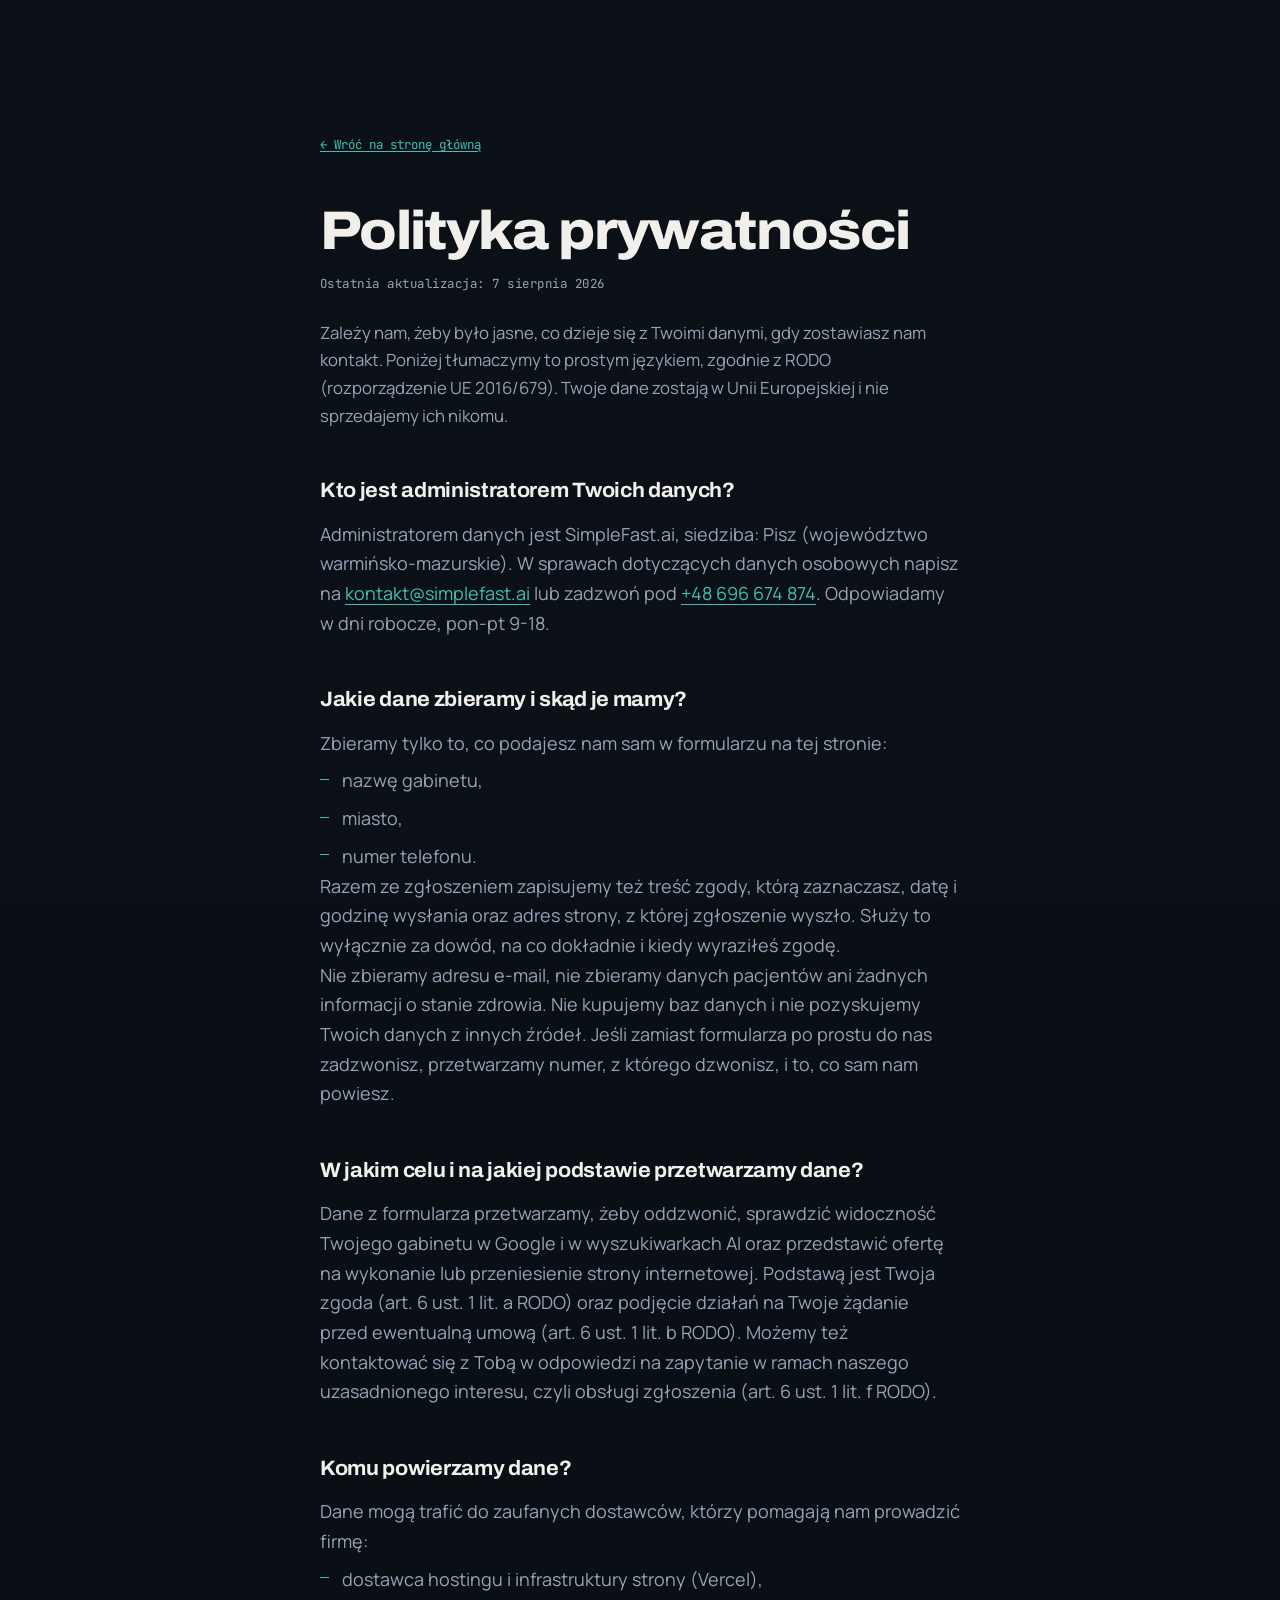
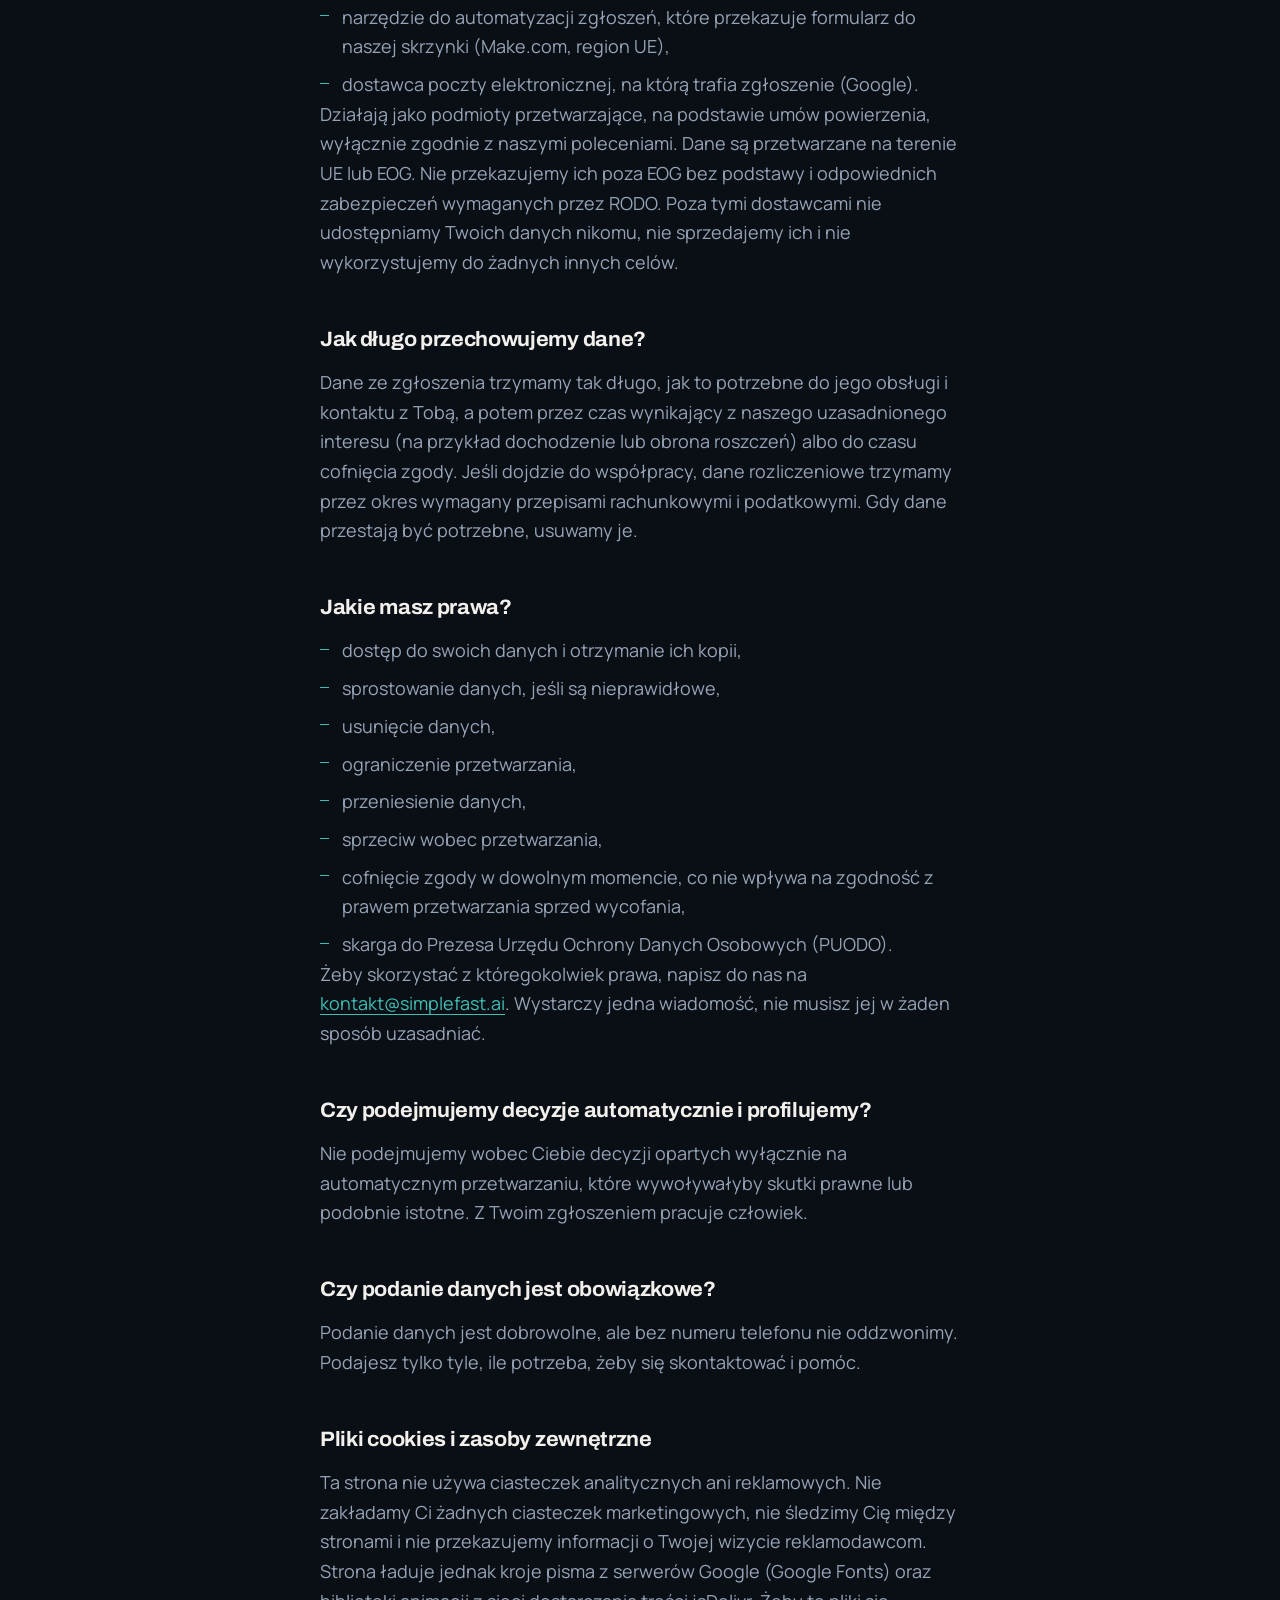
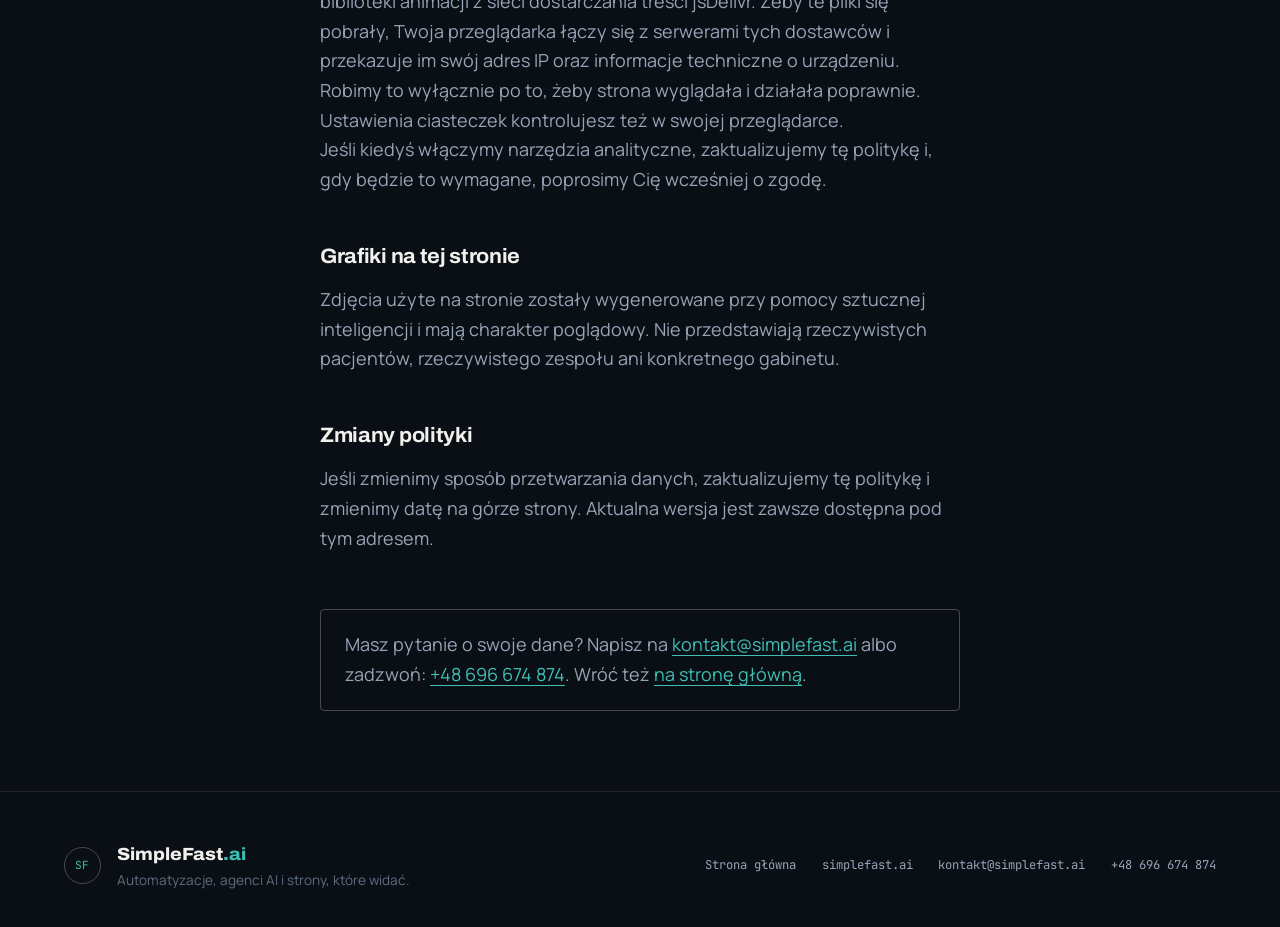
<file: polityka-prywatnosci.html>
<!DOCTYPE html>
<html lang="pl">
<head>
<meta charset="utf-8">
<meta name="viewport" content="width=device-width, initial-scale=1">
<title>Polityka prywatności | Strony dla gabinetów fizjoterapii | SimpleFast.ai</title>
<meta name="description" content="Co dzieje się z danymi, które zostawiasz w formularzu na tej stronie. Administrator, cel, podstawa prawna, odbiorcy, okres przechowywania i Twoje prawa.">
<meta name="robots" content="noindex, follow">
<meta name="theme-color" content="#0B1018">

<link rel="preconnect" href="https://fonts.googleapis.com">
<link rel="preconnect" href="https://fonts.gstatic.com" crossorigin>
<link href="https://fonts.googleapis.com/css2?family=Archivo:wdth,wght@62..125,100..900&family=Manrope:wght@400;500;700&family=JetBrains+Mono:wght@400;500&display=swap" rel="stylesheet">
<link rel="stylesheet" href="assets/css/style.css?v=20260808a">
<style>
  .dok { max-width: 48rem; margin-inline: auto; padding: 8rem var(--marg) 5rem; }
  .dok h1 {
    font-family: var(--font-display);
    font-variation-settings: 'wdth' 110, 'wght' 800;
    font-size: clamp(2rem, 6vw, 3.4rem);
    line-height: 1;
    letter-spacing: -.03em;
    margin-bottom: 1rem;
  }
  .dok h2 {
    font-family: var(--font-display);
    font-variation-settings: 'wdth' 104, 'wght' 700;
    font-size: 1.3rem;
    letter-spacing: -.015em;
    margin: 2.75rem 0 .75rem;
  }
  .dok p, .dok li { color: var(--tekst-cichy); }
  .dok ul { display: grid; gap: .5rem; margin-top: .5rem; }
  .dok li { position: relative; padding-left: 1.4rem; }
  .dok li::before { content: ''; position: absolute; left: 0; top: .7em; width: .55rem; height: 1px; background: var(--akcent); }
  .dok a { color: var(--akcent); text-decoration: underline; text-underline-offset: .2em; }
  .dok__data { font-family: var(--font-mono); font-size: .78rem; color: var(--tekst-slaby); letter-spacing: .04em; }
  .dok__wstep { color: var(--tekst); font-size: 1.05rem; margin-top: 1.5rem; }
  .dok__powrot { display: inline-flex; align-items: center; gap: .6rem; margin-bottom: 3rem; font-family: var(--font-mono); font-size: .78rem; color: var(--tekst-cichy); }
  .dok__powrot:hover { color: var(--akcent); }
  .dok__kontakt {
    border: 1px solid var(--linia-mocna);
    border-radius: .25rem;
    padding: 1.25rem 1.5rem;
    margin-top: 3.5rem;
  }
  .dok__kontakt p { margin: 0; }
</style>
</head>
<body>

<div class="ziarno" aria-hidden="true"></div>

<main class="dok">
  <a class="dok__powrot" href="index.html">&larr; Wróć na stronę główną</a>

  <h1>Polityka prywatności</h1>
  <p class="dok__data">Ostatnia aktualizacja: 7 sierpnia 2026</p>

  <p class="dok__wstep">
    Zależy nam, żeby było jasne, co dzieje się z Twoimi danymi, gdy zostawiasz nam kontakt.
    Poniżej tłumaczymy to prostym językiem, zgodnie z RODO (rozporządzenie UE 2016/679).
    Twoje dane zostają w Unii Europejskiej i nie sprzedajemy ich nikomu.
  </p>

  <h2>Kto jest administratorem Twoich danych?</h2>
  <p>
    Administratorem danych jest SimpleFast.ai, siedziba: Pisz (województwo warmińsko-mazurskie).
    W sprawach dotyczących danych osobowych napisz na
    <a href="mailto:kontakt@simplefast.ai">kontakt@simplefast.ai</a>
    lub zadzwoń pod <a href="tel:+48696674874">+48 696 674 874</a>.
    Odpowiadamy w dni robocze, pon-pt 9-18.
  </p>

  <h2>Jakie dane zbieramy i skąd je mamy?</h2>
  <p>Zbieramy tylko to, co podajesz nam sam w formularzu na tej stronie:</p>
  <ul>
    <li>nazwę gabinetu,</li>
    <li>miasto,</li>
    <li>numer telefonu.</li>
  </ul>
  <p>
    Razem ze zgłoszeniem zapisujemy też treść zgody, którą zaznaczasz, datę i godzinę wysłania
    oraz adres strony, z której zgłoszenie wyszło. Służy to wyłącznie za dowód, na co dokładnie
    i kiedy wyraziłeś zgodę.
  </p>
  <p>
    Nie zbieramy adresu e-mail, nie zbieramy danych pacjentów ani żadnych informacji o stanie
    zdrowia. Nie kupujemy baz danych i nie pozyskujemy Twoich danych z innych źródeł.
    Jeśli zamiast formularza po prostu do nas zadzwonisz, przetwarzamy numer, z którego dzwonisz,
    i to, co sam nam powiesz.
  </p>

  <h2>W jakim celu i na jakiej podstawie przetwarzamy dane?</h2>
  <p>
    Dane z formularza przetwarzamy, żeby oddzwonić, sprawdzić widoczność Twojego gabinetu
    w Google i w wyszukiwarkach AI oraz przedstawić ofertę na wykonanie lub przeniesienie strony
    internetowej. Podstawą jest Twoja zgoda (art. 6 ust. 1 lit. a RODO) oraz podjęcie działań
    na Twoje żądanie przed ewentualną umową (art. 6 ust. 1 lit. b RODO). Możemy też kontaktować się
    z Tobą w odpowiedzi na zapytanie w ramach naszego uzasadnionego interesu, czyli obsługi
    zgłoszenia (art. 6 ust. 1 lit. f RODO).
  </p>

  <h2>Komu powierzamy dane?</h2>
  <p>
    Dane mogą trafić do zaufanych dostawców, którzy pomagają nam prowadzić firmę:
  </p>
  <ul>
    <li>dostawca hostingu i infrastruktury strony (Vercel),</li>
    <li>narzędzie do automatyzacji zgłoszeń, które przekazuje formularz do naszej skrzynki
      (Make.com, region UE),</li>
    <li>dostawca poczty elektronicznej, na którą trafia zgłoszenie (Google).</li>
  </ul>
  <p>
    Działają jako podmioty przetwarzające, na podstawie umów powierzenia, wyłącznie zgodnie
    z naszymi poleceniami. Dane są przetwarzane na terenie UE lub EOG. Nie przekazujemy ich
    poza EOG bez podstawy i odpowiednich zabezpieczeń wymaganych przez RODO.
    Poza tymi dostawcami nie udostępniamy Twoich danych nikomu, nie sprzedajemy ich
    i nie wykorzystujemy do żadnych innych celów.
  </p>

  <h2>Jak długo przechowujemy dane?</h2>
  <p>
    Dane ze zgłoszenia trzymamy tak długo, jak to potrzebne do jego obsługi i kontaktu z Tobą,
    a potem przez czas wynikający z naszego uzasadnionego interesu (na przykład dochodzenie
    lub obrona roszczeń) albo do czasu cofnięcia zgody. Jeśli dojdzie do współpracy, dane
    rozliczeniowe trzymamy przez okres wymagany przepisami rachunkowymi i podatkowymi.
    Gdy dane przestają być potrzebne, usuwamy je.
  </p>

  <h2>Jakie masz prawa?</h2>
  <ul>
    <li>dostęp do swoich danych i otrzymanie ich kopii,</li>
    <li>sprostowanie danych, jeśli są nieprawidłowe,</li>
    <li>usunięcie danych,</li>
    <li>ograniczenie przetwarzania,</li>
    <li>przeniesienie danych,</li>
    <li>sprzeciw wobec przetwarzania,</li>
    <li>cofnięcie zgody w dowolnym momencie, co nie wpływa na zgodność z prawem przetwarzania
      sprzed wycofania,</li>
    <li>skarga do Prezesa Urzędu Ochrony Danych Osobowych (PUODO).</li>
  </ul>
  <p>
    Żeby skorzystać z któregokolwiek prawa, napisz do nas na
    <a href="mailto:kontakt@simplefast.ai">kontakt@simplefast.ai</a>.
    Wystarczy jedna wiadomość, nie musisz jej w żaden sposób uzasadniać.
  </p>

  <h2>Czy podejmujemy decyzje automatycznie i profilujemy?</h2>
  <p>
    Nie podejmujemy wobec Ciebie decyzji opartych wyłącznie na automatycznym przetwarzaniu,
    które wywoływałyby skutki prawne lub podobnie istotne. Z Twoim zgłoszeniem pracuje człowiek.
  </p>

  <h2>Czy podanie danych jest obowiązkowe?</h2>
  <p>
    Podanie danych jest dobrowolne, ale bez numeru telefonu nie oddzwonimy.
    Podajesz tylko tyle, ile potrzeba, żeby się skontaktować i pomóc.
  </p>

  <h2>Pliki cookies i zasoby zewnętrzne</h2>
  <p>
    Ta strona nie używa ciasteczek analitycznych ani reklamowych. Nie zakładamy Ci żadnych
    ciasteczek marketingowych, nie śledzimy Cię między stronami i nie przekazujemy informacji
    o Twojej wizycie reklamodawcom.
  </p>
  <p>
    Strona ładuje jednak kroje pisma z serwerów Google (Google Fonts) oraz biblioteki animacji
    z sieci dostarczania treści jsDelivr. Żeby te pliki się pobrały, Twoja przeglądarka łączy się
    z serwerami tych dostawców i przekazuje im swój adres IP oraz informacje techniczne
    o urządzeniu. Robimy to wyłącznie po to, żeby strona wyglądała i działała poprawnie.
    Ustawienia ciasteczek kontrolujesz też w swojej przeglądarce.
  </p>
  <p>
    Jeśli kiedyś włączymy narzędzia analityczne, zaktualizujemy tę politykę i, gdy będzie
    to wymagane, poprosimy Cię wcześniej o zgodę.
  </p>

  <h2>Grafiki na tej stronie</h2>
  <p>
    Zdjęcia użyte na stronie zostały wygenerowane przy pomocy sztucznej inteligencji
    i mają charakter poglądowy. Nie przedstawiają rzeczywistych pacjentów, rzeczywistego
    zespołu ani konkretnego gabinetu.
  </p>

  <h2>Zmiany polityki</h2>
  <p>
    Jeśli zmienimy sposób przetwarzania danych, zaktualizujemy tę politykę i zmienimy datę
    na górze strony. Aktualna wersja jest zawsze dostępna pod tym adresem.
  </p>

  <div class="dok__kontakt">
    <p>
      Masz pytanie o swoje dane? Napisz na
      <a href="mailto:kontakt@simplefast.ai">kontakt@simplefast.ai</a>
      albo zadzwoń: <a href="tel:+48696674874">+48 696 674 874</a>.
      Wróć też <a href="index.html">na stronę główną</a>.
    </p>
  </div>
</main>

<footer class="stopka">
  <div class="ramka stopka__ramka">
    <div class="stopka__marka">
      <span class="pasek__logo-znak">SF</span>
      <div>
        <p class="stopka__nazwa">SimpleFast<span class="akcent">.ai</span></p>
        <p class="stopka__haslo">Automatyzacje, agenci AI i strony, które widać.</p>
      </div>
    </div>
    <nav class="stopka__linki" aria-label="Nawigacja w stopce">
      <a href="index.html">Strona główna</a>
      <a href="https://www.simplefast.ai/" target="_blank" rel="noopener">simplefast.ai</a>
      <a href="mailto:kontakt@simplefast.ai">kontakt@simplefast.ai</a>
      <a href="tel:+48696674874">+48 696 674 874</a>
    </nav>
  </div>
</footer>

</body>
</html>
</file>
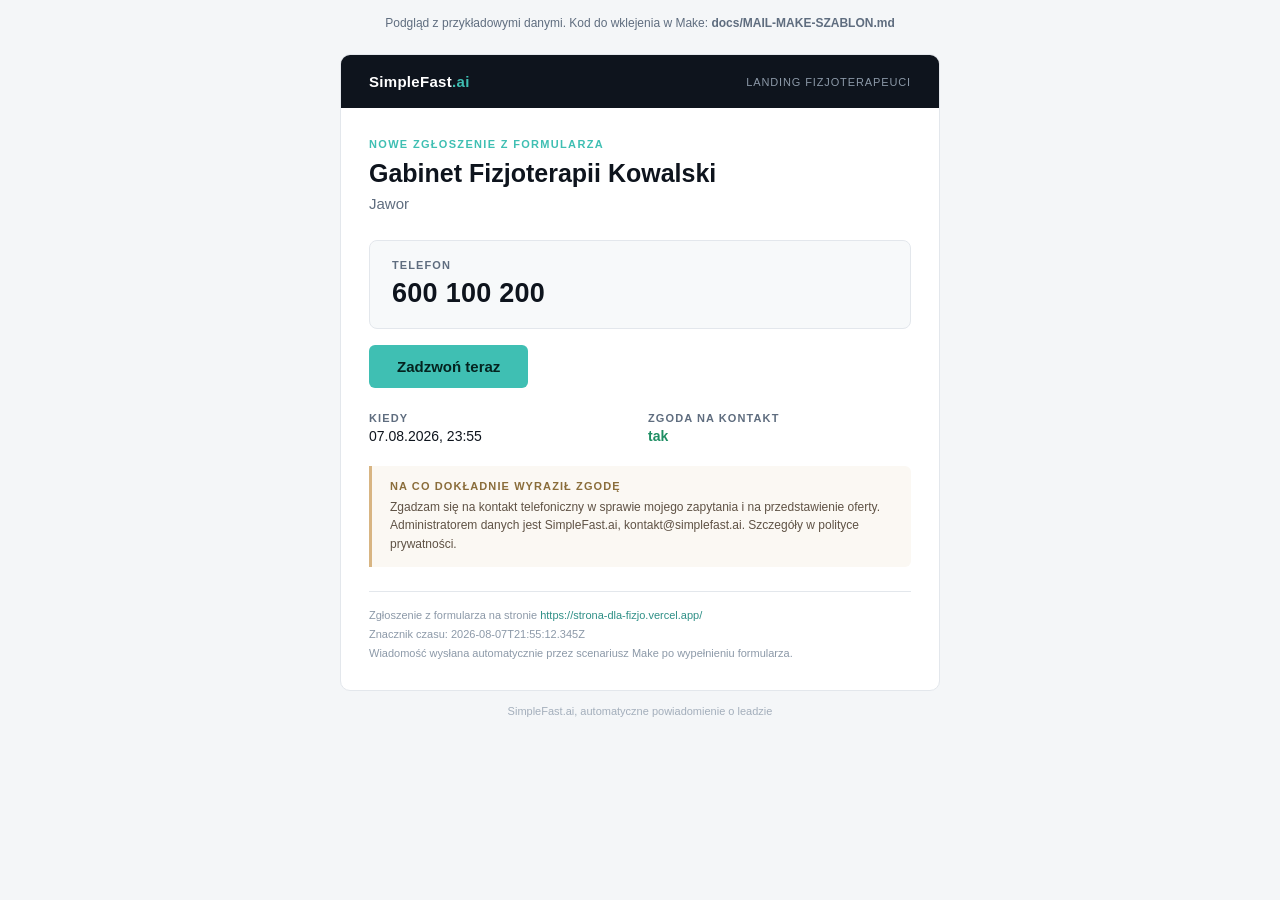
<file: docs/podglad-maila.html>
<!DOCTYPE html>
<html lang="pl">
<head>
<meta charset="utf-8">
<meta name="viewport" content="width=device-width, initial-scale=1">
<title>Podgląd maila z leadem | landing fizjo</title>
</head>
<body style="margin:0;padding:0;background:#F4F6F8;">

<div style="font-family:Arial,Helvetica,sans-serif;font-size:12px;color:#5F6D7F;padding:16px 20px 0;text-align:center;">
  Podgląd z przykładowymi danymi. Kod do wklejenia w Make: <b>docs/MAIL-MAKE-SZABLON.md</b>
</div>

<table role="presentation" width="100%" cellpadding="0" cellspacing="0" border="0" style="margin:0;padding:0;background:#F4F6F8;">
<tr><td align="center" style="padding:24px 12px;font-family:Arial,Helvetica,sans-serif;">

<table role="presentation" width="600" cellpadding="0" cellspacing="0" border="0" style="width:600px;max-width:100%;background:#FFFFFF;border-radius:10px;overflow:hidden;border:1px solid #E3E7EC;">

<tr><td style="background:#0E141D;padding:18px 28px;">
<table role="presentation" width="100%" cellpadding="0" cellspacing="0" border="0"><tr>
<td style="font-family:Arial,Helvetica,sans-serif;font-size:15px;font-weight:bold;color:#FFFFFF;letter-spacing:.02em;">SimpleFast<span style="color:#3FBFB3;">.ai</span></td>
<td align="right" style="font-family:Arial,Helvetica,sans-serif;font-size:11px;color:#8C99A8;letter-spacing:.08em;text-transform:uppercase;">landing fizjoterapeuci</td>
</tr></table>
</td></tr>

<tr><td style="padding:30px 28px 6px;">
<div style="font-family:Arial,Helvetica,sans-serif;font-size:11px;font-weight:bold;color:#3FBFB3;letter-spacing:.12em;text-transform:uppercase;padding-bottom:8px;">Nowe zgłoszenie z formularza</div>
<div style="font-family:Arial,Helvetica,sans-serif;font-size:25px;font-weight:bold;color:#0E141D;line-height:1.25;">Gabinet Fizjoterapii Kowalski</div>
<div style="font-family:Arial,Helvetica,sans-serif;font-size:15px;color:#5F6D7F;padding-top:6px;">Jawor</div>
</td></tr>

<tr><td style="padding:22px 28px 0;">
<table role="presentation" width="100%" cellpadding="0" cellspacing="0" border="0" style="background:#F7F9FA;border:1px solid #E3E7EC;border-radius:8px;">
<tr><td style="padding:18px 22px;">
<div style="font-family:Arial,Helvetica,sans-serif;font-size:11px;font-weight:bold;color:#5F6D7F;letter-spacing:.1em;text-transform:uppercase;padding-bottom:6px;">Telefon</div>
<div style="font-family:Arial,Helvetica,sans-serif;font-size:27px;font-weight:bold;letter-spacing:.01em;line-height:1.2;">
<a href="tel:600100200" style="color:#0E141D;text-decoration:none;">600 100 200</a>
</div>
</td></tr>
</table>
</td></tr>

<tr><td style="padding:16px 28px 0;">
<table role="presentation" cellpadding="0" cellspacing="0" border="0"><tr>
<td style="background:#3FBFB3;border-radius:6px;">
<a href="tel:600100200" style="display:inline-block;padding:13px 28px;font-family:Arial,Helvetica,sans-serif;font-size:15px;font-weight:bold;color:#04231F;text-decoration:none;">Zadzwoń teraz</a>
</td>
</tr></table>
</td></tr>

<tr><td style="padding:24px 28px 0;">
<table role="presentation" width="100%" cellpadding="0" cellspacing="0" border="0">
<tr>
<td width="50%" style="padding:0 8px 0 0;vertical-align:top;">
<div style="font-family:Arial,Helvetica,sans-serif;font-size:11px;font-weight:bold;color:#5F6D7F;letter-spacing:.1em;text-transform:uppercase;padding-bottom:4px;">Kiedy</div>
<div style="font-family:Arial,Helvetica,sans-serif;font-size:14px;color:#0E141D;">07.08.2026, 23:55</div>
</td>
<td width="50%" style="padding:0 0 0 8px;vertical-align:top;">
<div style="font-family:Arial,Helvetica,sans-serif;font-size:11px;font-weight:bold;color:#5F6D7F;letter-spacing:.1em;text-transform:uppercase;padding-bottom:4px;">Zgoda na kontakt</div>
<div style="font-family:Arial,Helvetica,sans-serif;font-size:14px;font-weight:bold;color:#1E8E63;">tak</div>
</td>
</tr>
</table>
</td></tr>

<tr><td style="padding:22px 28px 0;">
<table role="presentation" width="100%" cellpadding="0" cellspacing="0" border="0" style="border-left:3px solid #D8B583;background:#FBF8F3;border-radius:0 6px 6px 0;">
<tr><td style="padding:14px 18px;">
<div style="font-family:Arial,Helvetica,sans-serif;font-size:11px;font-weight:bold;color:#8A6D3B;letter-spacing:.1em;text-transform:uppercase;padding-bottom:6px;">Na co dokładnie wyraził zgodę</div>
<div style="font-family:Arial,Helvetica,sans-serif;font-size:12px;color:#5F5245;line-height:1.55;">Zgadzam się na kontakt telefoniczny w sprawie mojego zapytania i na przedstawienie oferty. Administratorem danych jest SimpleFast.ai, kontakt@simplefast.ai. Szczegóły w polityce prywatności.</div>
</td></tr>
</table>
</td></tr>

<tr><td style="padding:24px 28px 28px;">
<div style="border-top:1px solid #E3E7EC;padding-top:14px;font-family:Arial,Helvetica,sans-serif;font-size:11px;color:#8C99A8;line-height:1.7;">
Zgłoszenie z formularza na stronie <a href="https://strona-dla-fizjo.vercel.app/" style="color:#2E8F86;text-decoration:none;">https://strona-dla-fizjo.vercel.app/</a><br>
Znacznik czasu: 2026-08-07T21:55:12.345Z<br>
Wiadomość wysłana automatycznie przez scenariusz Make po wypełnieniu formularza.
</div>
</td></tr>

</table>

<div style="font-family:Arial,Helvetica,sans-serif;font-size:11px;color:#A3AEBB;padding-top:14px;">SimpleFast.ai, automatyczne powiadomienie o leadzie</div>

</td></tr>
</table>

</body>
</html>
</file>
<file: assets/css/style.css>
/* =========================================================
   Landing page dla gabinetów fizjoterapii — SimpleFast.ai
   Mobile-first. Animacje z bezpiecznikami (reduced motion, brak JS).
   ========================================================= */

@property --kat {
  syntax: '<angle>';
  initial-value: 0deg;
  inherits: false;
}

:root {
  --tlo:        #0A0F16;
  --tlo-2:      #101823;
  --tlo-3:      #16202D;
  --tlo-karta:  #121B27;

  --tekst:        #F2F0EC;
  --tekst-cichy:  #97A4B6;
  --tekst-slaby:  #5F6D7F;
  --tekst-ciemny: #0E141D;

  --akcent:        #3FBFB3;
  --akcent-jasny:  #6ADFD3;
  --akcent-ciemny: #2E6E77;
  --piasek:        #D8B583;
  --alarm:         #E0503A;
  --granat:        #2A3450;

  --linia:       rgba(242, 240, 236, .1);
  --linia-mocna: rgba(242, 240, 236, .26);

  --font-display: 'Archivo', 'Arial Narrow', sans-serif;
  --font-tekst:   'Manrope', system-ui, sans-serif;
  --font-mono:    'JetBrains Mono', ui-monospace, monospace;

  --tempo:  .4s;
  --krzywa: cubic-bezier(.22, .68, .32, 1);

  --marg: clamp(1.25rem, 5vw, 6rem);
  --maks: 84rem;
  --pasek-h: 4.25rem;
}

/* ---------- baza ---------- */
*, *::before, *::after { box-sizing: border-box; }
* { margin: 0; }

html { -webkit-text-size-adjust: 100%; }
/* płynne kotwice tylko bez JS; z JS scrolluje Lenis albo scrollIntoView,
   podwójne wygładzanie powodowało szarpanie */
html:not(.js) { scroll-behavior: smooth; }

body {
  background: var(--tlo);
  color: var(--tekst);
  font-family: var(--font-tekst);
  font-size: clamp(1rem, .95rem + .25vw, 1.125rem);
  line-height: 1.65;
  -webkit-font-smoothing: antialiased;
  overflow-x: clip;
}

img { display: block; max-width: 100%; height: auto; }
button, input { font: inherit; color: inherit; }
button { background: none; border: 0; cursor: pointer; padding: 0; }
a { color: inherit; text-decoration: none; }
ul, ol { list-style: none; padding: 0; }

:focus-visible { outline: 2px solid var(--akcent); outline-offset: 3px; border-radius: 2px; }

.akcent { color: var(--akcent); }

::selection { background: var(--akcent); color: var(--tekst-ciemny); }

/* ---------- ziarno ---------- */
/* bez mix-blend-mode: nakładka mieszająca kolory na całym ekranie
   wymuszała przeliczanie kompozycji przy każdej klatce scrolla */
.ziarno {
  position: fixed; inset: 0;
  z-index: 9990;
  pointer-events: none;
  opacity: .05;
  background-image: url("data:image/svg+xml,%3Csvg xmlns='http://www.w3.org/2000/svg' width='140' height='140'%3E%3Cfilter id='n'%3E%3CfeTurbulence type='fractalNoise' baseFrequency='.85' numOctaves='3'/%3E%3C/filter%3E%3Crect width='100%25' height='100%25' filter='url(%23n)' opacity='.5'/%3E%3C/svg%3E");
}

/* ---------- preloader ---------- */
.ladowanie {
  position: fixed; inset: 0;
  z-index: 9999;
  display: grid;
  place-content: center;
  justify-items: center;
  gap: 1.1rem;
  background: var(--tlo);
  transition: opacity .55s var(--krzywa), visibility .55s;
}
.ladowanie.zniknij { opacity: 0; visibility: hidden; }
.ladowanie__licznik {
  font-family: var(--font-display);
  font-variation-settings: 'wdth' 115, 'wght' 800;
  font-size: clamp(3.4rem, 12vw, 6.5rem);
  line-height: 1;
  letter-spacing: -.04em;
  color: var(--tekst);
  font-variant-numeric: tabular-nums;
}
.ladowanie__licznik i { font-style: normal; color: var(--akcent); }
.ladowanie__slowo {
  font-family: var(--font-mono);
  font-size: .72rem;
  letter-spacing: .42em;
  text-transform: uppercase;
  color: var(--tekst-slaby);
}
.ladowanie__kreska {
  width: min(16rem, 60vw); height: 1px;
  background: var(--linia);
  position: relative; overflow: hidden;
}
.ladowanie__kreska::after {
  content: '';
  position: absolute; inset: 0;
  background: var(--akcent);
  transform: scaleX(var(--postep, 0));
  transform-origin: left;
  transition: transform .2s linear;
}

/* ---------- pasek postępu scrolla ---------- */
.postep {
  position: fixed;
  top: 0; left: 0; right: 0;
  height: 2px;
  z-index: 950;
  background: linear-gradient(90deg, var(--akcent), var(--akcent-jasny));
  transform: scaleX(0);
  transform-origin: left;
  pointer-events: none;
}

/* ---------- własny kursor (tylko desktop) ---------- */
.kursor, .kursor-obwod {
  position: fixed;
  top: 0; left: 0;
  z-index: 9995;
  pointer-events: none;
  border-radius: 50%;
  display: none;
}
.kursor {
  width: 6px; height: 6px;
  background: var(--akcent-jasny);
  transform: translate(-50%, -50%);
}
.kursor-obwod {
  width: 38px; height: 38px;
  border: 1px solid rgba(106, 223, 211, .55);
  transform: translate(-50%, -50%);
  transition: width .3s var(--krzywa), height .3s var(--krzywa), border-color .3s, background-color .3s;
}
.kursor-obwod.duzy {
  width: 72px; height: 72px;
  background: rgba(63, 191, 179, .1);
  border-color: rgba(106, 223, 211, .9);
}
@media (pointer: fine) {
  .js-kursor .kursor, .js-kursor .kursor-obwod { display: block; }
}

.pomin {
  position: absolute; left: -9999px; top: 0;
  z-index: 10000;
  padding: .75rem 1.25rem;
  background: var(--akcent); color: var(--tekst-ciemny);
  font-weight: 700;
}
.pomin:focus { left: 1rem; top: 1rem; }

/* ---------- pasek górny ---------- */
.pasek {
  position: fixed;
  inset: 0 0 auto 0;
  z-index: 900;
  height: var(--pasek-h);
  display: flex;
  align-items: center;
  gap: 1.5rem;
  padding: 0 var(--marg);
  border-bottom: 1px solid transparent;
  transition: background var(--tempo), border-color var(--tempo), transform .45s var(--krzywa);
}
.pasek.przyklejony {
  background: rgba(10, 15, 22, .82);
  backdrop-filter: blur(14px);
  border-bottom-color: var(--linia);
}
.pasek.schowany { transform: translateY(-100%); }

.pasek__logo { display: flex; align-items: center; gap: .65rem; margin-right: auto; }
.pasek__logo-znak {
  display: grid; place-content: center;
  width: 2.3rem; height: 2.3rem;
  border: 1px solid var(--linia-mocna);
  border-radius: 50%;
  font-family: var(--font-mono);
  font-size: .7rem;
  color: var(--akcent);
  flex: none;
  transition: background var(--tempo), color var(--tempo), transform var(--tempo) var(--krzywa);
}
.pasek__logo:hover .pasek__logo-znak {
  background: var(--akcent);
  color: var(--tekst-ciemny);
  transform: rotate(-8deg);
}
.pasek__logo-tekst {
  font-family: var(--font-display);
  font-variation-settings: 'wdth' 108, 'wght' 700;
  font-size: 1rem;
}

.pasek__nav { display: none; gap: 1.9rem; }
@media (min-width: 62rem) { .pasek__nav { display: flex; } }
.pasek__nav a {
  font-family: var(--font-mono);
  font-size: .76rem;
  letter-spacing: .05em;
  color: var(--tekst-cichy);
  position: relative;
  padding-bottom: .2rem;
  transition: color var(--tempo);
}
.pasek__nav a::after {
  content: '';
  position: absolute; left: 0; bottom: 0;
  width: 100%; height: 1px;
  background: var(--akcent);
  transform: scaleX(0);
  transform-origin: right;
  transition: transform var(--tempo) var(--krzywa);
}
.pasek__nav a:hover { color: var(--tekst); }
.pasek__nav a:hover::after { transform: scaleX(1); transform-origin: left; }

.pasek__tel {
  display: flex; flex-direction: column; align-items: flex-end;
  line-height: 1.15;
  padding: .4rem .95rem;
  border: 1px solid var(--linia-mocna);
  border-radius: 999px;
  transition: border-color var(--tempo), background var(--tempo);
}
.pasek__tel:hover { border-color: var(--akcent); background: rgba(63, 191, 179, .08); }
.pasek__tel-etykieta {
  font-family: var(--font-mono);
  font-size: .58rem;
  letter-spacing: .16em;
  text-transform: uppercase;
  color: var(--tekst-slaby);
}
.pasek__tel-numer { font-weight: 700; font-size: .88rem; }

/* ---------- typografia ---------- */
.etykieta {
  display: inline-flex; align-items: center; gap: .85rem;
  font-family: var(--font-mono);
  font-size: .7rem;
  letter-spacing: .22em;
  text-transform: uppercase;
  color: var(--tekst-cichy);
  margin-bottom: 1.6rem;
}
.etykieta__nr { color: var(--akcent); padding-right: .85rem; border-right: 1px solid var(--linia-mocna); }

.tytul-glowny, .tytul {
  font-family: var(--font-display);
  font-weight: 800;
  line-height: .96;
  letter-spacing: -.035em;
  text-wrap: balance;
}
.tytul-glowny {
  font-size: clamp(2.7rem, 9vw, 7.6rem);
  font-variation-settings: 'wdth' 113, 'wght' 800;
  margin-bottom: 1.8rem;
}
.tytul {
  font-size: clamp(2rem, 6vw, 4.6rem);
  font-variation-settings: 'wdth' 108, 'wght' 800;
  margin-bottom: 1.6rem;
}
.tytul--srodek { text-align: center; }

.linia { display: block; }
.linia--akcent { color: var(--akcent); }
.linia--ostrzezenie { color: var(--alarm); }

/* linie dzielone na litery — kontener maskuje, litery wjeżdżają */
.js [data-litery] .slowo { display: inline-block; overflow: clip; vertical-align: top; }
/* bez will-change: kilkaset liter dostawało własne warstwy kompozycji */
.js [data-litery] .litera { display: inline-block; }

.lead {
  font-size: clamp(1.05rem, .98rem + .5vw, 1.32rem);
  color: var(--tekst-cichy);
  max-width: 46ch;
  margin-bottom: 2.2rem;
}
.lead--srodek { margin-inline: auto; text-align: center; max-width: 56ch; }
.lead strong, .mikro strong { color: var(--tekst); font-weight: 700; }

.mikro { font-family: var(--font-mono); font-size: .78rem; color: var(--tekst-slaby); }

.znak-wodny {
  position: absolute;
  z-index: 0;
  right: 0;
  top: .5rem;
  font-family: var(--font-display);
  font-variation-settings: 'wdth' 115, 'wght' 800;
  font-size: clamp(6rem, 16vw, 12rem);
  line-height: 1;
  letter-spacing: -.04em;
  color: transparent;
  -webkit-text-stroke: 1px rgba(242, 240, 236, .05);
  pointer-events: none;
  user-select: none;
}
/* na wąskich ekranach znak wodny wchodził pod nagłówki */
@media (max-width: 48rem) { .znak-wodny { display: none; } }

/* ---------- przyciski ---------- */
.przyciski { display: flex; flex-wrap: wrap; gap: .85rem; margin-bottom: 1.4rem; }

.btn {
  display: inline-flex; align-items: center; justify-content: center;
  gap: .7rem;
  padding: 1rem 1.7rem;
  border-radius: 999px;
  border: 1px solid transparent;
  font-weight: 700;
  font-size: .95rem;
  cursor: pointer;
  position: relative;
  overflow: hidden;
  transition: transform var(--tempo) var(--krzywa), background var(--tempo), border-color var(--tempo), color var(--tempo), box-shadow var(--tempo);
  will-change: transform;
}
.btn svg { width: 1.05em; height: 1.05em; fill: none; stroke: currentColor; stroke-width: 2; stroke-linecap: round; stroke-linejoin: round; flex: none; transition: transform var(--tempo) var(--krzywa); }
.btn--pelny { background: var(--akcent); color: var(--tekst-ciemny); box-shadow: 0 0 0 0 rgba(63,191,179,.4); }
.btn--pelny:hover { background: var(--akcent-jasny); box-shadow: 0 .6rem 2rem -0.6rem rgba(63,191,179,.55); }
.btn--pelny:hover svg { transform: translateX(4px); }
.btn--obrys { border-color: var(--linia-mocna); color: var(--tekst); }
.btn--obrys:hover { border-color: var(--akcent); color: var(--akcent); }
.btn--szeroki { width: 100%; }
.btn[disabled] { opacity: .55; cursor: wait; }

.btn__kolko {
  width: 1rem; height: 1rem;
  border: 2px solid rgba(14, 20, 29, .3);
  border-top-color: var(--tekst-ciemny);
  border-radius: 50%;
  display: none;
  animation: obrot .7s linear infinite;
}
.btn.pracuje .btn__kolko { display: block; }
@keyframes obrot { to { transform: rotate(360deg); } }

/* ---------- poświaty ---------- */
.poswiata {
  position: absolute;
  border-radius: 50%;
  pointer-events: none;
  filter: blur(70px);
  opacity: .45;
}
.poswiata--turkus { background: radial-gradient(closest-side, rgba(63,191,179,.3), transparent 70%); }
.poswiata--granat { background: radial-gradient(closest-side, rgba(42,52,80,.8), transparent 70%); }
/* dryf tylko na desktopie: ciągła animacja rozmytej plamy obciąża słabe GPU */
@media (min-width: 62rem) {
  .poswiata { animation: dryf 16s ease-in-out infinite alternate; }
}
@keyframes dryf {
  from { transform: translate(0, 0) scale(1); }
  to   { transform: translate(6%, -8%) scale(1.12); }
}
@media (max-width: 48rem) { .poswiata { filter: blur(44px); opacity: .35; } }

/* ---------- sekcje pełnoekranowe ---------- */
.ekran {
  position: relative;
  min-height: 100svh;
  display: flex;
  align-items: center;
  padding: calc(var(--pasek-h) + 3rem) var(--marg) 5rem;
  overflow: clip;
}
.ekran__tlo { position: absolute; inset: 0; z-index: 0; }
.ekran__foto {
  width: 100%; height: 100%;
  object-fit: cover;
  will-change: transform;
}
.ekran__foto--ciemniej { opacity: .5; }
.ekran__zasnucie { position: absolute; inset: 0; }
/* każde zasnucie zaczyna się pełnym kolorem tła strony u góry,
   dzięki czemu sekcje ze zdjęciami przechodzą w sąsiednie bez cięcia;
   hero jest pierwszy na stronie, więc górnego wygaszenia nie dostaje */
.ekran__zasnucie--baza {
  background:
    linear-gradient(to bottom, rgba(10,15,22,.96) 0%, rgba(10,15,22,0) 22%),
    linear-gradient(to right, rgba(10,15,22,.96) 0%, rgba(10,15,22,.8) 42%, rgba(10,15,22,.4) 100%),
    linear-gradient(to top, rgba(10,15,22,.98) 0%, rgba(10,15,22,0) 45%);
}
.ekran--hero .ekran__zasnucie--baza {
  background:
    linear-gradient(to right, rgba(10,15,22,.96) 0%, rgba(10,15,22,.8) 42%, rgba(10,15,22,.4) 100%),
    linear-gradient(to top, rgba(10,15,22,.98) 0%, rgba(10,15,22,0) 45%);
}
.ekran__zasnucie--czerwone {
  background:
    linear-gradient(to bottom, rgba(10,15,22,.97) 0%, rgba(10,15,22,0) 22%),
    linear-gradient(to right, rgba(10,15,22,.97) 0%, rgba(10,15,22,.86) 48%, rgba(42,52,80,.5) 100%),
    linear-gradient(to top, rgba(10,15,22,.98) 0%, rgba(224,80,58,.1) 60%, rgba(10,15,22,0) 100%);
}
.ekran__zasnucie--mocne {
  background:
    linear-gradient(to bottom, rgba(10,15,22,.97) 0%, rgba(10,15,22,0) 22%),
    linear-gradient(to right, rgba(10,15,22,.97) 0%, rgba(10,15,22,.9) 55%, rgba(10,15,22,.62) 100%),
    linear-gradient(to top, rgba(10,15,22,.95) 0%, rgba(10,15,22,.3) 100%);
}

.ekran__tresc {
  position: relative; z-index: 1;
  width: 100%;
  max-width: var(--maks);
  margin-inline: auto;
}
.hero__tresc { max-width: 64rem; }

.wskaznik {
  position: absolute;
  left: var(--marg); bottom: 1.8rem;
  z-index: 1;
  display: flex; align-items: center; gap: .85rem;
  font-family: var(--font-mono);
  font-size: .66rem;
  letter-spacing: .24em;
  text-transform: uppercase;
  color: var(--tekst-slaby);
}
.wskaznik__linia { width: 4.5rem; height: 1px; background: var(--linia-mocna); position: relative; overflow: hidden; }
.wskaznik__linia::after {
  content: '';
  position: absolute; inset: 0;
  background: var(--akcent);
  transform: translateX(-100%);
  animation: sunie 2.4s var(--krzywa) infinite;
}
@keyframes sunie { to { transform: translateX(100%); } }

/* ---------- taśma ---------- */
.tasma {
  position: relative;
  z-index: 2;
  border-block: 1px solid var(--linia);
  background: var(--tlo-2);
  overflow: clip;
  padding: 1rem 0;
}
.tasma__tor {
  display: flex;
  gap: 2.75rem;
  width: max-content;
  animation: przesuw 26s linear infinite;
}
.tasma:hover .tasma__tor { animation-play-state: paused; }
.tasma__el {
  display: flex; align-items: center; gap: 2.75rem;
  font-family: var(--font-display);
  font-variation-settings: 'wdth' 110, 'wght' 700;
  font-size: clamp(1rem, 2.6vw, 1.5rem);
  letter-spacing: -.01em;
  white-space: nowrap;
  color: var(--tekst-cichy);
}
.tasma__el i {
  font-style: normal;
  color: var(--akcent);
  font-size: .7em;
}
@keyframes przesuw { to { transform: translateX(-50%); } }

.tasma--branze { background: var(--tlo); padding: .8rem 0; }
.tasma--branze .tasma__el {
  font-family: var(--font-mono);
  font-variation-settings: normal;
  font-size: .78rem;
  letter-spacing: .18em;
  text-transform: uppercase;
  color: var(--tekst-slaby);
}
.tasma--branze .tasma__tor { animation-duration: 34s; animation-direction: reverse; }

/* ---------- galeria: akordeon kadrów ----------
   Rząd pionowych pasków. Najechanie rozsuwa jeden kadr,
   pozostałe się zwężają. Na dotyku: przewijany rząd. */
.galeria {
  position: relative;
  padding: clamp(4rem, 9vw, 7rem) var(--marg);
  background: var(--tlo);
  overflow: clip;
}
.galeria__srodek { max-width: var(--maks); margin-inline: auto; }
.galeria__naglowek { margin-bottom: 2.5rem; }

.galeria__pas {
  display: flex;
  gap: .7rem;
  height: clamp(15rem, 38vh, 24rem);
}
.galeria__pas + .galeria__pas { margin-top: .7rem; }

.galeria__kadr {
  position: relative;
  flex: 1;
  min-width: 0;
  border-radius: .8rem;
  overflow: clip;
  border: 1px solid var(--linia);
  transition: flex .65s var(--krzywa), border-color var(--tempo);
}
.galeria__kadr img {
  position: absolute;
  inset: 0;
  width: 100%;
  height: 100%;
  object-fit: cover;
  filter: saturate(.75) brightness(.85);
  transition: filter .5s var(--krzywa), transform .9s var(--krzywa);
}
.galeria__kadr::after {
  content: '';
  position: absolute;
  inset: 0;
  background: linear-gradient(to top, rgba(10,15,22,.55), transparent 45%);
  transition: opacity var(--tempo);
}
.galeria__kadr:hover,
.galeria__kadr:focus-visible {
  flex: 3.2;
  border-color: var(--akcent-ciemny);
}
.galeria__kadr:hover img,
.galeria__kadr:focus-visible img {
  filter: saturate(1.05) brightness(1);
  transform: scale(1.04);
}
.galeria__kadr:hover::after { opacity: .35; }

@media (max-width: 48rem) {
  .galeria { padding-inline: 0; }
  .galeria__naglowek { padding-inline: var(--marg); }
  .galeria__pas {
    height: 15rem;
    overflow-x: auto;
    scroll-snap-type: x mandatory;
    padding-inline: var(--marg);
    scrollbar-width: none;
    -webkit-overflow-scrolling: touch;
  }
  .galeria__pas::-webkit-scrollbar { display: none; }
  .galeria__kadr { flex: 0 0 68%; scroll-snap-align: center; }
}

/* ---------- dwa telefony w kontakcie ---------- */
.telefony { display: grid; gap: .9rem; }
@media (min-width: 30rem) { .telefony { grid-template-columns: 1fr 1fr; } }

/* ---------- sekcje zwykłe ---------- */
.blok { position: relative; padding: clamp(5rem, 12vw, 9rem) var(--marg); overflow: clip; }
.ramka { position: relative; z-index: 1; max-width: var(--maks); margin-inline: auto; }
.ramka--waska { max-width: 54rem; }
.ramka--dwie {
  display: grid;
  gap: clamp(2.5rem, 6vw, 5rem);
  grid-template-columns: 1fr;
  align-items: center;
}
@media (min-width: 62rem) { .ramka--dwie { grid-template-columns: 1fr 1fr; } }

/* ---------- odsłanianie zdjęć maską ---------- */
.odslona { overflow: clip; position: relative; }
.odslona img { will-change: transform; }
.js .odslona[data-maska] { clip-path: inset(0 100% 0 0); }
.js .odslona[data-maska="gora"] { clip-path: inset(100% 0 0 0); }

/* ---------- 02 bolączki ---------- */
.bolaczki {
  display: grid;
  gap: 1px;
  background: var(--linia);
  border-block: 1px solid var(--linia);
  margin-top: 3rem;
}
@media (min-width: 52rem) { .bolaczki { grid-template-columns: repeat(3, 1fr); } }
.bolaczka {
  background: var(--tlo);
  padding: 2rem 1.6rem 2.2rem;
  position: relative;
  transition: background var(--tempo);
}
.bolaczka:hover { background: var(--tlo-2); }
.bolaczka__nr {
  font-family: var(--font-display);
  font-variation-settings: 'wdth' 115, 'wght' 800;
  font-size: 2.6rem;
  line-height: 1;
  color: transparent;
  -webkit-text-stroke: 1px rgba(224, 80, 58, .6);
}
.bolaczka h3 {
  font-family: var(--font-display);
  font-variation-settings: 'wdth' 104, 'wght' 700;
  font-size: 1.26rem;
  line-height: 1.15;
  margin: .9rem 0 .55rem;
  letter-spacing: -.015em;
}
.bolaczka p { color: var(--tekst-cichy); font-size: .95rem; }

/* ---------- 03 stos warstw ---------- */
/* gradient zamiast pełnego koloru: sekcja wtapia się w sąsiednie bez ostrej krawędzi */
.blok--warstwy { background: linear-gradient(180deg, var(--tlo) 0%, var(--tlo-2) 12%, var(--tlo-2) 88%, var(--tlo) 100%); }
.stos {
  display: grid;
  gap: 1.4rem;
  margin-top: 3.5rem;
  max-width: 62rem;
  margin-inline: auto;
}
.stos__karta {
  position: sticky;
  top: calc(var(--pasek-h) + .9rem + var(--i, 0) * 1rem);
  display: grid;
  grid-template-columns: 1fr;
  background: var(--tlo-karta);
  border: 1px solid var(--linia);
  border-radius: 1rem;
  overflow: clip;
  transform-origin: center top;
  box-shadow: 0 -.75rem 2rem rgba(0, 0, 0, .3);
}
@media (min-width: 48rem) {
  .stos__karta {
    grid-template-columns: 1fr 1.35fr;
    min-height: 20rem;
    /* karta musi być niższa niż ekran, inaczej stos zasłania treść zanim ktoś ją przeczyta */
    max-height: calc(100svh - var(--pasek-h) - 6rem);
  }
}
.stos__foto { aspect-ratio: 16 / 10; }
@media (min-width: 48rem) { .stos__foto { aspect-ratio: auto; height: 100%; } }
.stos__foto img {
  width: 100%; height: 100%;
  object-fit: cover;
  filter: saturate(.85);
  transition: filter var(--tempo);
}
.stos__karta:hover .stos__foto img { filter: saturate(1.05); }
.stos__tresc { padding: clamp(1.5rem, 4vw, 2.75rem); display: grid; align-content: center; gap: .7rem; }
.stos__nr {
  font-family: var(--font-mono);
  font-size: .68rem;
  letter-spacing: .22em;
  text-transform: uppercase;
  color: var(--akcent);
}
.stos__tresc h3 {
  font-family: var(--font-display);
  font-variation-settings: 'wdth' 106, 'wght' 800;
  font-size: clamp(1.5rem, 3.4vw, 2.2rem);
  letter-spacing: -.02em;
  line-height: 1.05;
}
.stos__tresc p { color: var(--tekst-cichy); font-size: .98rem; max-width: 42ch; }

/* ---------- 04 konkrety ---------- */
.konkrety { display: grid; gap: 1px; background: var(--linia); margin-top: 2.5rem; max-width: 56rem; }
.konkret {
  background: rgba(12, 17, 25, .88);
  display: flex;
  gap: 1.4rem;
  padding: 1.7rem;
  position: relative;
  transition: background var(--tempo);
}
.konkret::before {
  content: '';
  position: absolute; left: 0; top: 0; bottom: 0;
  width: 2px;
  background: var(--akcent);
  transform: scaleY(0);
  transform-origin: top;
  transition: transform var(--tempo) var(--krzywa);
}
.konkret:hover { background: rgba(22, 32, 45, .9); }
.konkret:hover::before { transform: scaleY(1); }
.konkret__nr {
  font-family: var(--font-display);
  font-variation-settings: 'wdth' 115, 'wght' 800;
  font-size: 2.1rem;
  line-height: 1;
  color: transparent;
  -webkit-text-stroke: 1px rgba(106, 223, 211, .5);
  flex: none;
  padding-top: .15rem;
}
.konkret h3 {
  font-family: var(--font-display);
  font-variation-settings: 'wdth' 104, 'wght' 700;
  font-size: 1.3rem;
  letter-spacing: -.02em;
  margin-bottom: .4rem;
}
.konkret p { color: var(--tekst-cichy); font-size: .95rem; }
@media (max-width: 40rem) { .konkret { flex-direction: column; gap: .5rem; } }

/* ---------- 05 efekt ---------- */
.ptaszki { display: grid; gap: .8rem; margin-top: .5rem; }
.ptaszki li { position: relative; padding-left: 2rem; color: var(--tekst-cichy); }
.ptaszki li::before {
  content: '';
  position: absolute; left: 0; top: .55em;
  width: .85rem; height: .42rem;
  border-left: 2px solid var(--akcent);
  border-bottom: 2px solid var(--akcent);
  transform: rotate(-45deg);
}

.efekt__zdjecia { position: relative; }
.efekt__foto { border-radius: .75rem; border: 1px solid var(--linia); }
.efekt__foto img { width: 100%; height: 100%; object-fit: cover; }
.efekt__foto--duze { aspect-ratio: 4 / 5; }
.efekt__foto--male {
  aspect-ratio: 1;
  width: 46%;
  position: absolute;
  right: -.75rem; bottom: -2.25rem;
  border: 4px solid var(--tlo);
  box-shadow: 0 1.5rem 3rem rgba(0, 0, 0, .5);
  border-radius: .75rem;
}
/* rezerwa na wystające małe zdjęcie, żeby nie wchodziło na następną sekcję */
.efekt__zdjecia { margin-bottom: 2.5rem; }
@media (max-width: 40rem) {
  .efekt__foto--male { position: static; width: 100%; margin-top: 1rem; border-width: 1px; }
  .efekt__zdjecia { margin-bottom: 0; }
}

/* ---------- 06 opinie / karuzela ---------- */
.blok--opinie { background: linear-gradient(180deg, var(--tlo) 0%, var(--tlo-2) 12%, var(--tlo-2) 88%, var(--tlo) 100%); }
.karuzela-otoczka { margin-top: 3rem; position: relative; z-index: 1; }
.karuzela {
  display: flex;
  gap: 1.25rem;
  overflow-x: auto;
  scroll-snap-type: x mandatory;
  scroll-padding-inline: .25rem;
  padding: .25rem .25rem 1.25rem;
  scrollbar-width: none;
  -webkit-overflow-scrolling: touch;
}
.karuzela::-webkit-scrollbar { display: none; }

.slajd {
  scroll-snap-align: start;
  flex: 0 0 min(90%, 27rem);
  display: flex;
  flex-direction: column;
  gap: 1.4rem;
  background: var(--tlo-karta);
  border: 1px solid var(--linia);
  border-radius: 1rem;
  padding: 2.1rem 1.8rem;
  position: relative;
  transition: border-color var(--tempo), transform var(--tempo) var(--krzywa);
}
.slajd:hover { border-color: var(--akcent-ciemny); }
.slajd::before {
  content: '\201E';
  font-family: var(--font-display);
  font-size: 4.5rem;
  line-height: .4;
  color: var(--akcent-ciemny);
  display: block;
  margin-top: .8rem;
}
.slajd__aspekt {
  font-family: var(--font-mono);
  font-size: .68rem;
  letter-spacing: .1em;
  text-transform: uppercase;
  color: var(--tekst-slaby);
  margin-top: -.6rem;
}
.slajd blockquote { flex: 1; }
.slajd blockquote p { font-size: .94rem; color: var(--tekst); }
.slajd figcaption { display: flex; flex-direction: column; gap: .3rem; border-top: 1px solid var(--linia); padding-top: 1.1rem; }
.slajd__osoba { font-weight: 700; }
.slajd__branza {
  align-self: flex-start;
  font-family: var(--font-mono);
  font-size: .66rem;
  letter-spacing: .14em;
  text-transform: uppercase;
  color: var(--akcent);
  border: 1px solid var(--akcent-ciemny);
  border-radius: 999px;
  padding: .25rem .7rem;
}

.slajd--cta { justify-content: center; align-items: flex-start; background: linear-gradient(160deg, rgba(63,191,179,.14), var(--tlo-karta) 55%); border-color: var(--akcent-ciemny); }
.slajd--cta::before { content: none; }
.slajd--cta h3 {
  font-family: var(--font-display);
  font-variation-settings: 'wdth' 106, 'wght' 800;
  font-size: 1.7rem;
  letter-spacing: -.02em;
  line-height: 1.1;
  margin-bottom: .75rem;
}
.slajd--cta p { color: var(--tekst-cichy); margin-bottom: 1.5rem; }

.karuzela__ster {
  display: flex;
  align-items: center;
  gap: 1.25rem;
  margin-top: .5rem;
}
.karuzela__strzalka {
  width: 3rem; height: 3rem;
  border: 1px solid var(--linia-mocna);
  border-radius: 50%;
  display: grid;
  place-content: center;
  transition: border-color var(--tempo), background var(--tempo), transform var(--tempo) var(--krzywa);
  will-change: transform;
}
.karuzela__strzalka:hover { border-color: var(--akcent); background: rgba(63,191,179,.1); }
.karuzela__strzalka svg { width: 1.1rem; height: 1.1rem; fill: none; stroke: currentColor; stroke-width: 2; stroke-linecap: round; stroke-linejoin: round; }
.karuzela__kropki { display: flex; gap: .5rem; }
.karuzela__kropka {
  width: .5rem; height: .5rem;
  border-radius: 999px;
  background: var(--linia-mocna);
  transition: background var(--tempo), width var(--tempo) var(--krzywa);
}
.karuzela__kropka.aktywna { background: var(--akcent); width: 1.6rem; }

.opinie__nota { margin-top: 2rem; color: var(--tekst-slaby); font-size: .85rem; max-width: 60ch; }

/* ---------- 07 cennik ---------- */
.blok--cena { overflow: clip; }
.cena__tlo { position: absolute; inset: 0; z-index: 0; }
.cena__tlo img { width: 100%; height: 100%; object-fit: cover; opacity: .1; filter: grayscale(.5); }
.blok--cena::after {
  content: '';
  position: absolute; inset: 0; z-index: 0;
  background: linear-gradient(to bottom, var(--tlo) 0%, rgba(10,15,22,.72) 35%, var(--tlo) 100%);
}

.karty {
  display: grid;
  gap: 1.5rem;
  margin-top: 3rem;
  grid-template-columns: repeat(auto-fit, minmax(16rem, 1fr));
  align-items: start;
}
.karta {
  border: 1px solid var(--linia);
  border-radius: 1rem;
  padding: 2rem 1.75rem 2.2rem;
  background: var(--tlo-karta);
  position: relative;
  transition: border-color var(--tempo), transform var(--tempo) var(--krzywa), box-shadow var(--tempo);
}
.karta:hover {
  border-color: var(--akcent-ciemny);
  transform: translateY(-6px);
  box-shadow: 0 1.6rem 3rem -1.4rem rgba(0, 0, 0, .8);
}

.karta--wyroznik { border-color: transparent; background: linear-gradient(180deg, rgba(63,191,179,.1), var(--tlo-karta) 45%); }
.karta--wyroznik::before {
  content: '';
  position: absolute;
  inset: -1px;
  z-index: -1;
  border-radius: inherit;
  background: conic-gradient(from var(--kat), var(--akcent), transparent 30%, transparent 60%, var(--akcent-jasny), var(--akcent));
  animation: wiruj 5s linear infinite;
}
@keyframes wiruj { to { --kat: 360deg; } }

.karta__wstazka {
  position: absolute;
  top: -.7rem; left: 1.75rem;
  background: var(--akcent);
  color: var(--tekst-ciemny);
  font-family: var(--font-mono);
  font-size: .62rem;
  letter-spacing: .12em;
  text-transform: uppercase;
  padding: .3rem .7rem;
  border-radius: 999px;
}
.karta__etykieta {
  font-family: var(--font-mono);
  font-size: .7rem;
  letter-spacing: .2em;
  text-transform: uppercase;
  color: var(--tekst-cichy);
}
.karta__cena {
  font-family: var(--font-display);
  font-variation-settings: 'wdth' 112, 'wght' 800;
  font-size: clamp(2.6rem, 6vw, 3.7rem);
  line-height: 1;
  letter-spacing: -.04em;
  margin: .85rem 0 1rem;
  display: flex;
  align-items: baseline;
  gap: .4rem;
  flex-wrap: wrap;
  font-variant-numeric: tabular-nums;
}
.karta__od, .karta__waluta {
  font-family: var(--font-tekst);
  font-size: .95rem;
  font-weight: 500;
  letter-spacing: 0;
  color: var(--tekst-cichy);
}
.karta__opis { color: var(--tekst-cichy); font-size: .94rem; margin-bottom: 1.4rem; }
.karta ul { display: grid; gap: .55rem; border-top: 1px solid var(--linia); padding-top: 1.35rem; }
.karta li { position: relative; padding-left: 1.4rem; font-size: .9rem; color: var(--tekst-cichy); }
.karta li::before {
  content: '';
  position: absolute; left: 0; top: .62em;
  width: .5rem; height: 1px;
  background: var(--akcent);
}
.karty__nota { margin-top: 2rem; font-family: var(--font-mono); font-size: .78rem; color: var(--tekst-slaby); }

/* ---------- 08 FAQ ---------- */
.blok--faq { background: linear-gradient(180deg, var(--tlo) 0%, var(--tlo-2) 12%, var(--tlo-2) 88%, var(--tlo) 100%); }
.faq { margin-top: 2.5rem; border-top: 1px solid var(--linia); position: relative; z-index: 1; }
.faq__pozycja { border-bottom: 1px solid var(--linia); }
.faq__pozycja summary {
  display: flex; align-items: center; justify-content: space-between;
  gap: 1.4rem;
  padding: 1.4rem 0;
  cursor: pointer;
  list-style: none;
  font-family: var(--font-display);
  font-variation-settings: 'wdth' 104, 'wght' 700;
  font-size: clamp(1.05rem, 2.2vw, 1.35rem);
  letter-spacing: -.015em;
  transition: color var(--tempo);
}
.faq__pozycja summary::-webkit-details-marker { display: none; }
.faq__pozycja summary:hover { color: var(--akcent); }
.faq__pozycja summary i { position: relative; width: 1rem; height: 1rem; flex: none; }
.faq__pozycja summary i::before,
.faq__pozycja summary i::after {
  content: '';
  position: absolute;
  background: var(--akcent);
  transition: transform var(--tempo) var(--krzywa);
}
.faq__pozycja summary i::before { top: 50%; left: 0; width: 100%; height: 1.5px; transform: translateY(-50%); }
.faq__pozycja summary i::after { left: 50%; top: 0; height: 100%; width: 1.5px; transform: translateX(-50%); }
.faq__pozycja[open] summary i::after { transform: translateX(-50%) rotate(90deg); }
.faq__odpowiedz { padding-bottom: 1.6rem; }
.faq__odpowiedz p { color: var(--tekst-cichy); max-width: 62ch; }
.faq__odpowiedz a { color: var(--akcent); text-decoration: underline; text-underline-offset: .2em; }

/* ---------- 09 kontakt ---------- */
.kontakt__ramka { align-items: start; }
.tel-duzy {
  display: inline-flex; flex-direction: column; gap: .2rem;
  padding: 1.1rem 1.6rem;
  border: 1px solid var(--linia-mocna);
  border-radius: .75rem;
  transition: border-color var(--tempo), background var(--tempo);
}
.tel-duzy:hover { border-color: var(--akcent); background: rgba(63,191,179,.07); }
.tel-duzy__etykieta { font-family: var(--font-mono); font-size: .68rem; letter-spacing: .12em; text-transform: uppercase; color: var(--tekst-slaby); }
.tel-duzy__numer {
  font-family: var(--font-display);
  font-variation-settings: 'wdth' 110, 'wght' 800;
  font-size: clamp(1.5rem, 4.5vw, 2.2rem);
  letter-spacing: -.02em;
}

.formularz {
  background: rgba(16, 24, 35, .95);
  border: 1px solid var(--linia);
  border-radius: 1rem;
  padding: clamp(1.5rem, 4vw, 2.5rem);
  display: grid;
  gap: 1.15rem;
}
.pole { display: grid; gap: .45rem; }
.pole label {
  font-family: var(--font-mono);
  font-size: .7rem;
  letter-spacing: .14em;
  text-transform: uppercase;
  color: var(--tekst-cichy);
}
.pole input {
  background: var(--tlo);
  border: 1px solid var(--linia);
  border-radius: .5rem;
  padding: .95rem 1rem;
  transition: border-color var(--tempo), background var(--tempo);
}
.pole input::placeholder { color: var(--tekst-slaby); }
.pole input:focus { border-color: var(--akcent); outline: none; background: var(--tlo-3); }
.pole input[aria-invalid="true"] { border-color: var(--alarm); }

.blad { color: var(--alarm); font-size: .8rem; }
.blad:empty { display: none; }

.pulapka { position: absolute; left: -9999px; width: 1px; height: 1px; overflow: hidden; }

.zgoda { display: flex; gap: .85rem; align-items: flex-start; cursor: pointer; }
.zgoda input { position: absolute; opacity: 0; width: 0; height: 0; }
.zgoda__ptaszek {
  flex: none;
  width: 1.25rem; height: 1.25rem;
  border: 1px solid var(--linia-mocna);
  border-radius: .3rem;
  margin-top: .15rem;
  position: relative;
  transition: background var(--tempo), border-color var(--tempo);
}
.zgoda__ptaszek::after {
  content: '';
  position: absolute;
  left: .35rem; top: .12rem;
  width: .35rem; height: .68rem;
  border-right: 2px solid var(--tekst-ciemny);
  border-bottom: 2px solid var(--tekst-ciemny);
  transform: rotate(45deg) scale(0);
  transition: transform var(--tempo) var(--krzywa);
}
.zgoda input:checked + .zgoda__ptaszek { background: var(--akcent); border-color: var(--akcent); }
.zgoda input:checked + .zgoda__ptaszek::after { transform: rotate(45deg) scale(1); }
.zgoda input:focus-visible + .zgoda__ptaszek { outline: 2px solid var(--akcent); outline-offset: 3px; }
.zgoda__tekst { font-size: .83rem; color: var(--tekst-cichy); line-height: 1.5; }
.zgoda__tekst a { color: var(--akcent); text-decoration: underline; text-underline-offset: .2em; }

.formularz__status { font-size: .9rem; }
.formularz__status.ok { color: var(--akcent); }
.formularz__status.zle { color: var(--alarm); }
.formularz__status:empty { display: none; }
.formularz__mikro { font-family: var(--font-mono); font-size: .7rem; color: var(--tekst-slaby); text-align: center; }

/* ---------- stopka ---------- */
.stopka { border-top: 1px solid var(--linia); padding: 3rem var(--marg) 2.25rem; background: var(--tlo); overflow: clip; }
.stopka__wielki {
  font-family: var(--font-display);
  font-variation-settings: 'wdth' 115, 'wght' 800;
  font-size: clamp(3rem, 13vw, 10.5rem);
  line-height: .95;
  letter-spacing: -.045em;
  text-align: center;
  color: transparent;
  -webkit-text-stroke: 1px rgba(242, 240, 236, .14);
  user-select: none;
  margin-bottom: 2.5rem;
  transition: -webkit-text-stroke-color var(--tempo);
}
.stopka__wielki:hover { -webkit-text-stroke-color: rgba(63, 191, 179, .5); }
.stopka__ramka {
  display: flex; flex-wrap: wrap;
  gap: 2rem;
  align-items: center;
  justify-content: space-between;
}
.stopka__marka { display: flex; align-items: center; gap: 1rem; }
.stopka__nazwa { font-family: var(--font-display); font-variation-settings: 'wdth' 108, 'wght' 800; font-size: 1.1rem; }
.stopka__haslo { font-size: .85rem; color: var(--tekst-slaby); }
.stopka__linki { display: flex; flex-wrap: wrap; gap: 1.6rem; font-family: var(--font-mono); font-size: .76rem; color: var(--tekst-cichy); }
.stopka__linki a:hover { color: var(--akcent); }
.stopka__nota {
  max-width: var(--maks);
  margin: 2.25rem auto 0;
  padding-top: 1.4rem;
  border-top: 1px solid var(--linia);
  font-size: .72rem;
  color: var(--tekst-slaby);
  line-height: 1.6;
}

/* ---------- animacje wejścia ---------- */
.js .anim { opacity: 0; }

/* ---------- dostępność ruchu ---------- */
@media (prefers-reduced-motion: reduce) {
  html { scroll-behavior: auto; }
  *, *::before, *::after {
    animation-duration: .01ms !important;
    animation-iteration-count: 1 !important;
    transition-duration: .01ms !important;
  }
  .js .anim { opacity: 1 !important; transform: none !important; }
  .js .odslona[data-maska] { clip-path: none !important; }
  .tasma__tor { animation: none; }
  .kursor, .kursor-obwod { display: none !important; }
}
</file>
